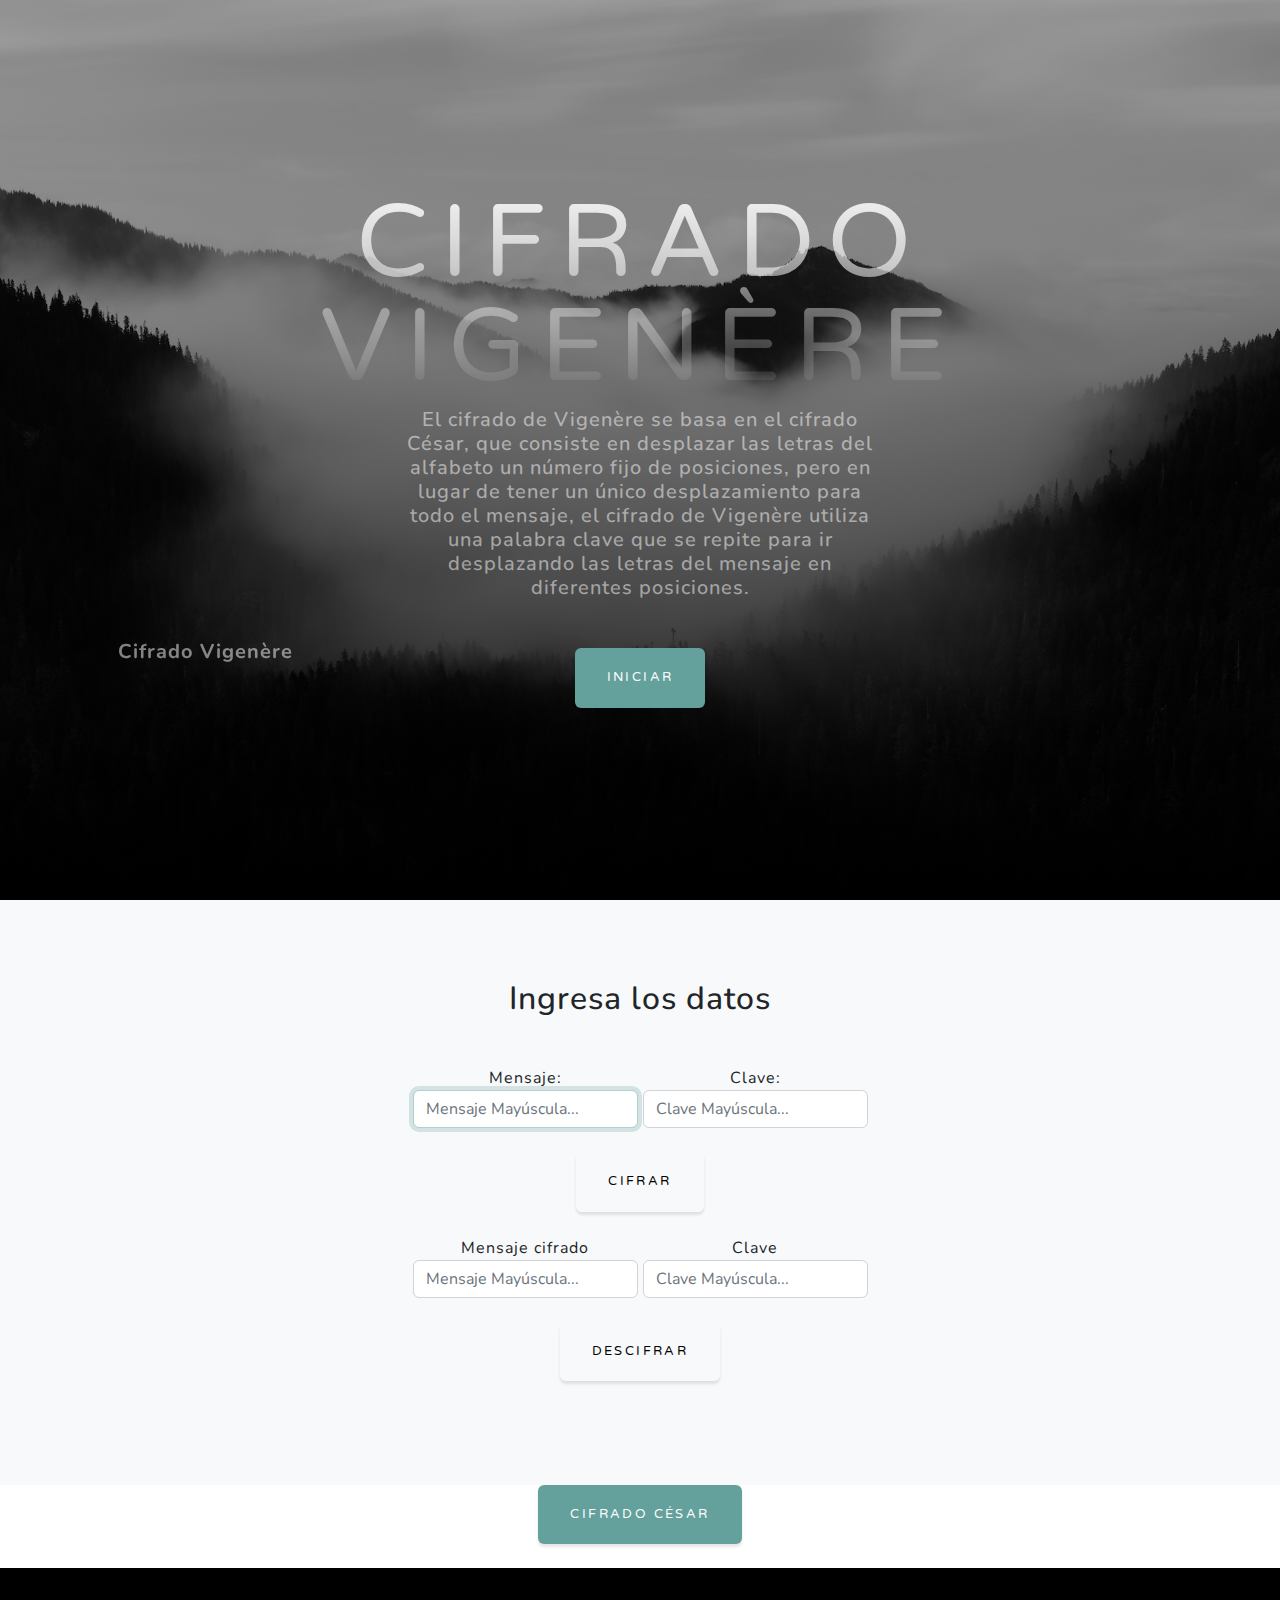
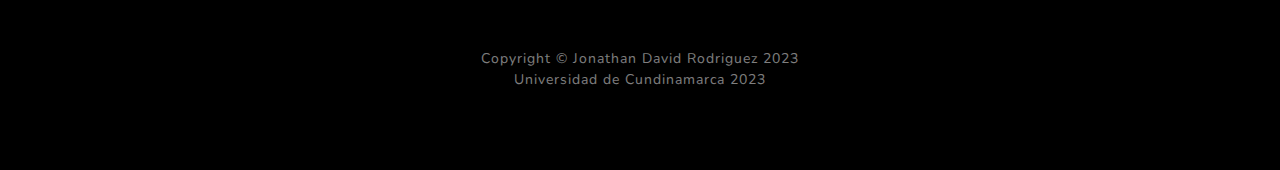
<file: index.html>
<!DOCTYPE html>
<html lang="en">
    <head>
        <meta charset="utf-8" />
        <meta name="viewport" content="width=device-width, initial-scale=1, shrink-to-fit=no" />
        <meta name="description" content="" />
        <meta name="author" content="" />
        <title>Cifrados</title>
        <link rel="icon" type="image/x-icon" href="assets/favicon.ico" />
        <!-- Google fonts-->
        <link href="https://fonts.googleapis.com/css?family=Varela+Round" rel="stylesheet" />
        <link href="https://fonts.googleapis.com/css?family=Nunito:200,200i,300,300i,400,400i,600,600i,700,700i,800,800i,900,900i" rel="stylesheet" />
        <!-- Core theme CSS (includes Bootstrap)-->
        <link href="css/styles.css" rel="stylesheet" />
    </head>
    <body id="page-top">

        <nav class="navbar navbar-expand-lg navbar-light fixed-top" id="mainNav">
            <div class="container px-4 px-lg-5">
                <a class="navbar-brand" href="#page-top">Cifrado Vigenère</a>
            </div>
        </nav>
        
        <header class="masthead">
            <div class="container px-4 px-lg-5 d-flex h-100 align-items-center justify-content-center">
                <div class="d-flex justify-content-center">
                    <div class="text-center">
                        <h1 class="mx-auto my-0 text-uppercase">Cifrado Vigenère</h1>
                        <h2 class="text-white-50 mx-auto mt-2 mb-5">El cifrado de Vigenère se basa en el cifrado César, que consiste en desplazar las letras del alfabeto un número fijo de posiciones, pero en lugar de tener un único desplazamiento para todo el mensaje, el cifrado de Vigenère utiliza una palabra clave que se repite para ir desplazando las letras del mensaje en diferentes posiciones.</h2>
                        <a class="btn btn-primary" href="#vigenere">Iniciar</a>
                    </div>
                </div>
            </div>
        </header>
        
        <section class="projects-section bg-light" id="vigenere">
            <div class="container px-4 px-lg-5">
                
                <div class="row gx-0 mb-5 mb-lg-0 justify-content-center ">
                    <div class="col-lg-6 text-center">
                        <h2 class="mb-5">Ingresa los datos</h2>
                        <form method="get" onsubmit="cifrar()">
                            <label for="message">Mensaje:
                                <input id="mensaje" class="form-control" type="text" pattern="[A-Z]+" placeholder="Mensaje Mayúscula..." autofocus required>
        
                            </label>
                            <label class="mb-4" for="key">Clave:
                                <input id="clave" class="form-control" type="text" pattern="[A-Z]+" placeholder="Clave Mayúscula..." required>
                                
                            </label><br>
                            <input type="submit" class="btn btn-light mb-4" value="Cifrar">
                        </form>
                        <div id="resultado1" class="resultado"></div>
                        <form method="get" action="descifrar()">
                            <label>Mensaje cifrado
                                <input id="mensaje_cif" class="form-control" type="text" pattern="[A-Z]+" placeholder="Mensaje Mayúscula..." autofocus required>
                                
                              </label>
                              <label class="mb-4">Clave
                                <input id="clave2" class="form-control" type="text" pattern="[A-Z]+" placeholder="Clave Mayúscula..." required>
                               
                              </label>
                              <input type="submit" class="btn btn-light mb-4" onclick="descifrar()" value="Descifrar">
                        </form> 
                        <div id="resultado2" class="resultado"></div>

                    </div>
                </div>
                
               
            </div>
        </section>

        <div class="container px-4 px-lg-5 d-flex h-100 align-items-center justify-content-center mb-4">
             <div class="text-center">
                    <a class="btn btn-primary" href="./cesar.html">Cifrado César</a>
            </div>
        </div>
       
        <!-- Footer-->
        <footer class="footer bg-black small text-center text-white-50">
            <div class="container px-4 px-lg-5">Copyright &copy; Jonathan David Rodriguez 2023</div>
            <div class="container px-4 px-lg-5">Universidad de Cundinamarca 2023</div>
        </footer>
        

        <script src="./js/script.js"></script>
    </body>
</html>
</file>
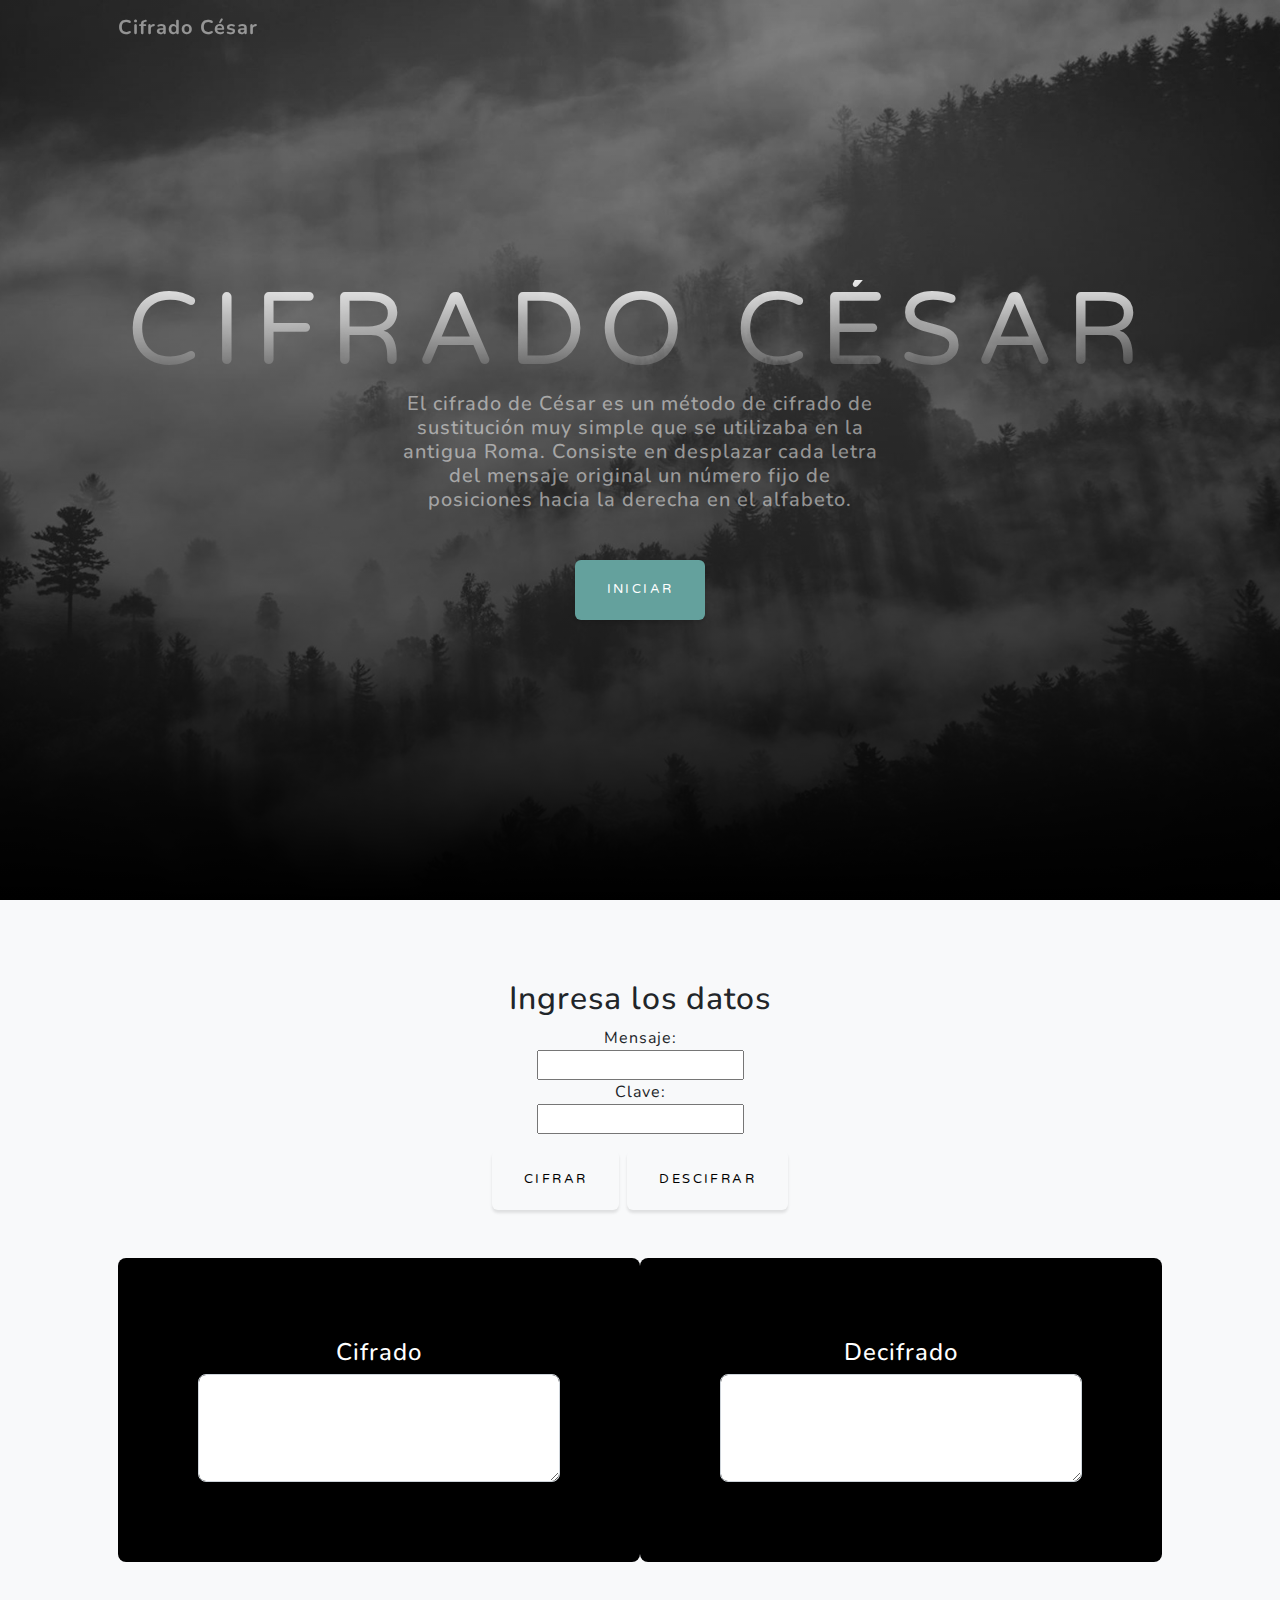
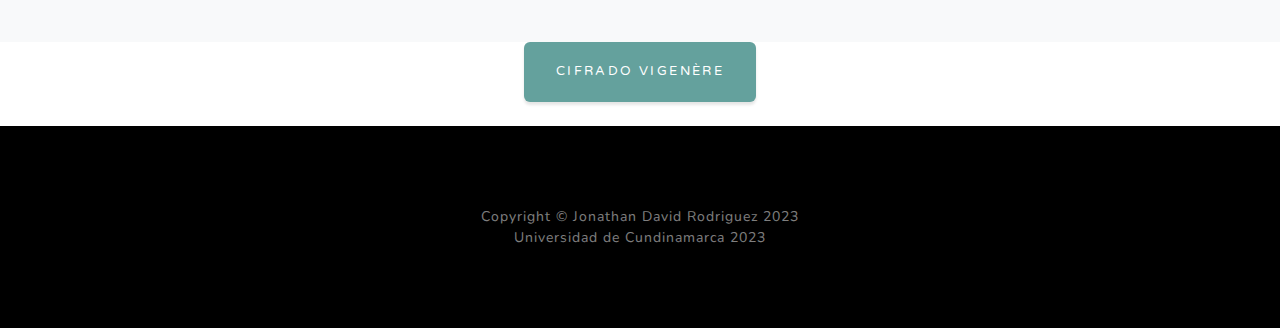
<file: cesar.html>
<!DOCTYPE html>
<html lang="en">
    <head>
        <meta charset="utf-8" />
        <meta name="viewport" content="width=device-width, initial-scale=1, shrink-to-fit=no" />
        <meta name="description" content="" />
        <meta name="author" content="" />
        <title>Cifrados</title>
        <link rel="icon" type="image/x-icon" href="assets/favicon.ico" />
        <!-- Google fonts-->
        <link href="https://fonts.googleapis.com/css?family=Varela+Round" rel="stylesheet" />
        <link href="https://fonts.googleapis.com/css?family=Nunito:200,200i,300,300i,400,400i,600,600i,700,700i,800,800i,900,900i" rel="stylesheet" />
        <!-- Core theme CSS (includes Bootstrap)-->
        <link href="css/styles.css" rel="stylesheet" />
    </head>
    <body id="page-top">

        <nav class="navbar navbar-expand-lg navbar-light fixed-top" id="mainNav">
            <div class="container px-4 px-lg-5">
                <a class="navbar-brand" href="#page-top">Cifrado César</a>
            </div>
        </nav>
        
        <header class="masthead-2">
            <div class="container px-4 px-lg-5 d-flex h-100 align-items-center justify-content-center">
                <div class="d-flex justify-content-center">
                    <div class="text-center">
                        <h1 class="mx-auto my-0 text-uppercase">Cifrado César</h1>
                        <h2 class="text-white-50 mx-auto mt-2 mb-5"> El cifrado de César es un método de cifrado de sustitución muy simple que se utilizaba en la antigua Roma. Consiste en desplazar cada letra del mensaje original un número fijo de posiciones hacia la derecha en el alfabeto.</h2>
                        <a class="btn btn-primary" href="#vigenere">Iniciar</a>
                    </div>
                </div>
            </div>
        </header>
        
        <section class="projects-section bg-light" id="vigenere">
            <div class="container px-4 px-lg-5">
                
                <div class="row gx-0 mb-5 mb-lg-0 justify-content-center ">
                    <div class="col-lg-6 text-center">
                        <h2>Ingresa los datos</h2>
                        <form>
                            <label for="message">Mensaje:</label><br>
                            <input type="text" id="message"><br>
                            <label for="key">Clave:</label><br>
                            <input type="number" id="key"><br>
                            <div class="d-flex justify-content-center align-items-baseline gap-2">
                                <button type="button" class="mt-3 btn btn-light" onclick="cifrar()">Cifrar</button>
                                <button type="button" class="btn btn-light" onclick="descifrar()">Descifrar</button>
                            </div>
                        </form> 
                    </div>
                </div>
                
                <div class="row gx-0 justify-content-center mt-5 ">
                    
                    <div class="col-lg-6 order-lg-first">
                        <div class="bg-black text-center h-100 project rounded-3">
                            <div class="d-flex h-100">
                                <div class="project-text w-100 my-auto text-center text-lg-right">
                                    <h4 class="text-white">Cifrado</h4>
                                    <textarea id="result1" rows="3" cols="50" class="form-control form-control-lg"></textarea>
                                </div>
                            </div>
                        </div>
                    </div>
                    <div class="col-lg-6 order-lg-first">
                        <div class="bg-black text-center h-100 project rounded-3">
                            <div class="d-flex h-100">
                                <div class="project-text w-100 my-auto text-center text-lg-right">
                                    <h4 class="text-white">Decifrado</h4>
                                    <textarea id="result2" rows="3" cols="50"  class="form-control form-control-lg"></textarea>
                                </div>
                            </div
                        </div>
                    </div>
                </div>
            </div>
        </section>
       
        <div class="container px-4 px-lg-5 d-flex h-100 align-items-center justify-content-center mb-4">
            <div class="text-center">
                   <a class="btn btn-primary" href="./index.html">Cifrado Vigenère</a>
           </div>
       </div>
        <!-- Footer-->
        <footer class="footer bg-black small text-center text-white-50">
            <div class="container px-4 px-lg-5">Copyright &copy; Jonathan David Rodriguez 2023</div>
            <div class="container px-4 px-lg-5">Universidad de Cundinamarca 2023</div>
        </footer>
        

        <script src="./js/cesar.js"></script>
    </body>
</html>
</file>
